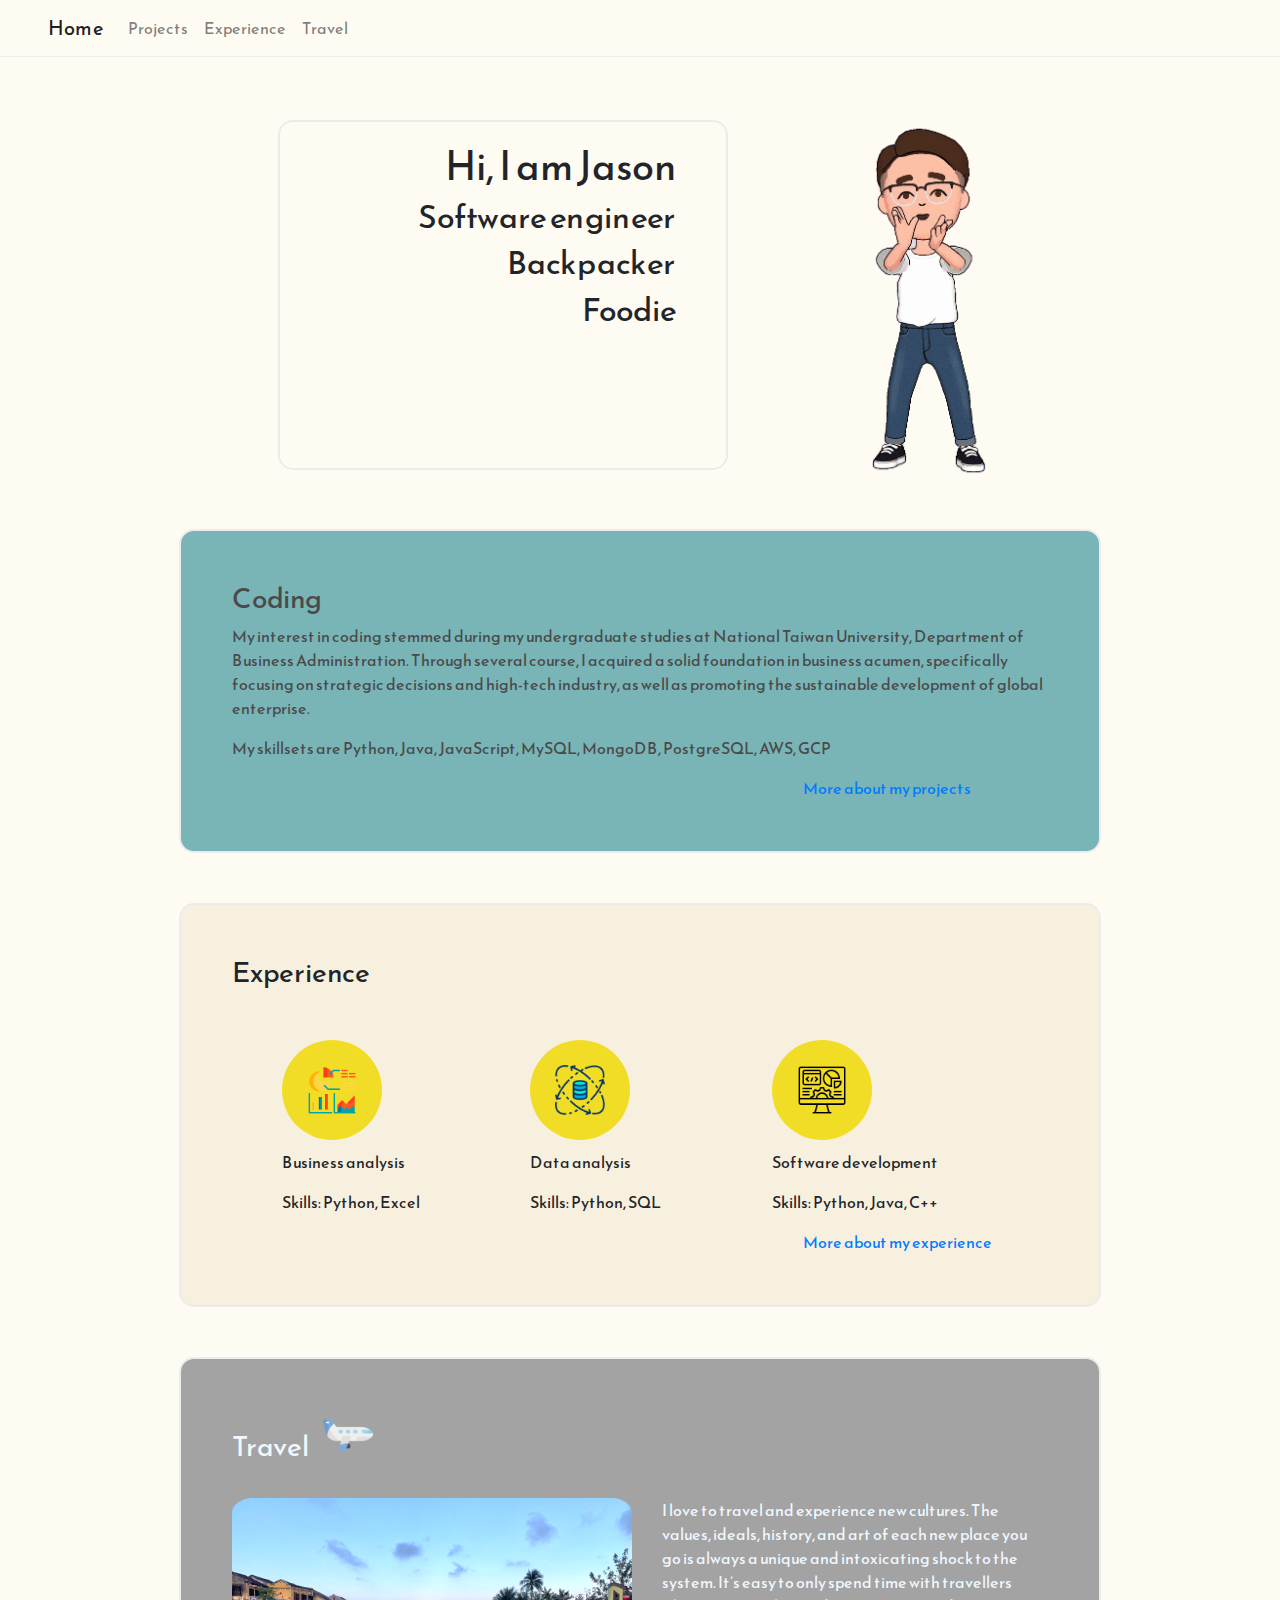
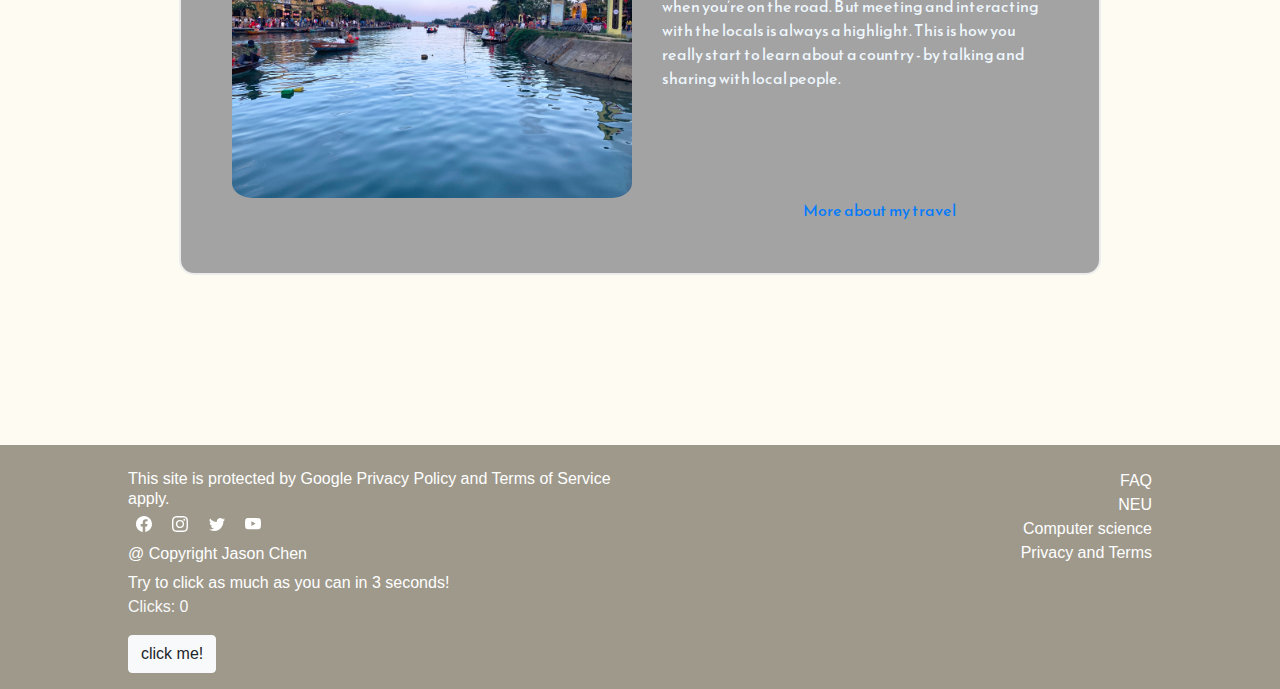
<file: index.html>
<!DOCTYPE html>
<html lang="en">
  <head>
    <meta charset="UTF-8" />
    <meta http-equiv="X-UA-Compatible" content="IE=edge" />
    <meta name="viewport" content="width=device-width, initial-scale=1.0" />
    <link rel="stylesheet" href="./styles/style.css" />
    <link
      href="https://fonts.googleapis.com/css2?family=Reem+Kufi+Ink&display=swap"
      rel="stylesheet"
    />
    <link
      rel="stylesheet"
      href="https://cdn.jsdelivr.net/npm/bootstrap@4.0.0/dist/css/bootstrap.min.css"
      integrity="sha384-Gn5384xqQ1aoWXA+058RXPxPg6fy4IWvTNh0E263XmFcJlSAwiGgFAW/dAiS6JXm"
      crossorigin="anonymous"
    />
    <title class="">Jason's personal site</title>
    <script src="./js/scripts.js"></script>
  </head>
  <body>
    <header class="header">
      <nav class="navbar navbar-expand-lg navbar-light pl-5">
        <a class="navbar-brand" href="index.html">Home</a>
        <button
          class="navbar-toggler"
          type="button"
          data-toggle="collapse"
          data-target="#navbarNav"
          aria-controls="navbarNav"
          aria-expanded="false"
          aria-label="Toggle navigation"
        >
          <span class="navbar-toggler-icon"></span>
        </button>
        <div class="collapse navbar-collapse" id="navbarNav">
          <ul class="navbar-nav">
            <li class="nav-item">
              <a class="nav-link" href="project.html"
                >Projects<span class="sr-only">(current)</span></a
              >
            </li>
            <li class="nav-item">
              <a class="nav-link" href="experience.html">Experience</a>
            </li>
            <li class="nav-item">
              <a class="nav-link" href="travel.html">Travel</a>
            </li>
            <!-- <li class="nav-item">
                  <a class="nav-link disabled" href="#">Disabled</a>
                </li> -->
          </ul>
        </div>
      </nav>
    </header>
    <section class="section">
      <div class="intro-container">
        <div class="intro">
          <h1>Hi, I am Jason</h1>
          <h2>Software engineer</h2>
          <h2>Backpacker</h2>
          <h2>Foodie</h2>
        </div>
        <img class="my-photo" src="./images/me.gif" alt="me" />
      </div>
      <div class="content1 content-border">
        <h3>Coding</h3>
        <p>
          My interest in coding stemmed during my undergraduate studies at
          National Taiwan University, Department of Business Administration.
          Through several course, I acquired a solid foundation in business
          acumen, specifically focusing on strategic decisions and high-tech
          industry, as well as promoting the sustainable development of global
          enterprise.
        </p>
        <p>
          My skillsets are Python, Java, JavaScript, MySQL, MongoDB, PostgreSQL,
          AWS, GCP
        </p>
        <a class="learn-more" href="project.html">More about my projects</a>
      </div>
      <div class="content2 content-border">
        <h3>Experience</h3>
        <div class="grid-container">
          <div class="grid-item">
            <div class="circle-icon">
              <img src="./images/analysis.png" alt="analysis">
            </div>
            <p>Business analysis</p>
            <p>Skills: Python, Excel</p>
          </div>
          <div class="grid-item">
            <div class="circle-icon">
              <img src="./images/data.png" alt="data">
            </div>
            <p>Data analysis</p>
            <p>Skills: Python, SQL</p>
          </div>
          <div class="grid-item">
            <div class="circle-icon">
              <img src="./images/software.png" alt="software">
            </div>
            <p>Software development</p>
            <p>Skills: Python, Java, C++</p>
          </div>
        </div>
        <a class="learn-more" href="experience.html">More about my experience
        </a>
      </div>
      <div class="content3 content-border">
        <h3>Travel
          <img
          class="airplane airplane-move"
          src="./images/airplane.png"
          alt="airplane"
        />
        </h3>
        <div class="trip-content">
          
        
        <img class="trip-photo" src="./images/vietnam.JPG" alt="vietnam">
        <p>I love to travel and experience new cultures. The values, ideals, history, and art of each new place you go is always a unique and intoxicating shock to the system.
          It’s easy to only spend time with travellers when you’re on the road. But meeting and interacting with the locals is always a highlight. This is how you really start to learn about a country - by talking and sharing with local people.
        </p>
      </div>
        <a class="learn-more" href="travel.html">More about my travel</a>
      </div>
    </section>


    <footer>
      <div class="footer">
        <div class="left-container">
          
          <h6>This site is protected by Google Privacy Policy and Terms of Service apply.</h6>
          <h6>
            <a href="https://www.facebook.com/">
              <svg xmlns="http://www.w3.org/2000/svg" width="16" height="16" fill="#ffffff" class="bi bi-facebook" viewBox="0 0 16 16">
                <path d="M16 8.049c0-4.446-3.582-8.05-8-8.05C3.58 0-.002 3.603-.002 8.05c0 4.017 2.926 7.347 6.75 7.951v-5.625h-2.03V8.05H6.75V6.275c0-2.017 1.195-3.131 3.022-3.131.876 0 1.791.157 1.791.157v1.98h-1.009c-.993 0-1.303.621-1.303 1.258v1.51h2.218l-.354 2.326H9.25V16c3.824-.604 6.75-3.934 6.75-7.951z" />
              </svg>
            </a>
            <a href="https://www.instagram.com/">
              <svg xmlns="http://www.w3.org/2000/svg" width="16" height="16" fill="#ffffff" class="bi bi-instagram" viewBox="0 0 16 16">
                <path d="M8 0C5.829 0 5.556.01 4.703.048 3.85.088 3.269.222 2.76.42a3.917 3.917 0 0 0-1.417.923A3.927 3.927 0 0 0 .42 2.76C.222 3.268.087 3.85.048 4.7.01 5.555 0 5.827 0 8.001c0 2.172.01 2.444.048 3.297.04.852.174 1.433.372 1.942.205.526.478.972.923 1.417.444.445.89.719 1.416.923.51.198 1.09.333 1.942.372C5.555 15.99 5.827 16 8 16s2.444-.01 3.298-.048c.851-.04 1.434-.174 1.943-.372a3.916 3.916 0 0 0 1.416-.923c.445-.445.718-.891.923-1.417.197-.509.332-1.09.372-1.942C15.99 10.445 16 10.173 16 8s-.01-2.445-.048-3.299c-.04-.851-.175-1.433-.372-1.941a3.926 3.926 0 0 0-.923-1.417A3.911 3.911 0 0 0 13.24.42c-.51-.198-1.092-.333-1.943-.372C10.443.01 10.172 0 7.998 0h.003zm-.717 1.442h.718c2.136 0 2.389.007 3.232.046.78.035 1.204.166 1.486.275.373.145.64.319.92.599.28.28.453.546.598.92.11.281.24.705.275 1.485.039.843.047 1.096.047 3.231s-.008 2.389-.047 3.232c-.035.78-.166 1.203-.275 1.485a2.47 2.47 0 0 1-.599.919c-.28.28-.546.453-.92.598-.28.11-.704.24-1.485.276-.843.038-1.096.047-3.232.047s-2.39-.009-3.233-.047c-.78-.036-1.203-.166-1.485-.276a2.478 2.478 0 0 1-.92-.598 2.48 2.48 0 0 1-.6-.92c-.109-.281-.24-.705-.275-1.485-.038-.843-.046-1.096-.046-3.233 0-2.136.008-2.388.046-3.231.036-.78.166-1.204.276-1.486.145-.373.319-.64.599-.92.28-.28.546-.453.92-.598.282-.11.705-.24 1.485-.276.738-.034 1.024-.044 2.515-.045v.002zm4.988 1.328a.96.96 0 1 0 0 1.92.96.96 0 0 0 0-1.92zm-4.27 1.122a4.109 4.109 0 1 0 0 8.217 4.109 4.109 0 0 0 0-8.217zm0 1.441a2.667 2.667 0 1 1 0 5.334 2.667 2.667 0 0 1 0-5.334z" />
              </svg>
            </a>
            <a href="https://twitter.com/">
              <svg xmlns="http://www.w3.org/2000/svg" width="16" height="16" fill="#ffffff" class="bi bi-twitter" viewBox="0 0 16 16">
                <path d="M5.026 15c6.038 0 9.341-5.003 9.341-9.334 0-.14 0-.282-.006-.422A6.685 6.685 0 0 0 16 3.542a6.658 6.658 0 0 1-1.889.518 3.301 3.301 0 0 0 1.447-1.817 6.533 6.533 0 0 1-2.087.793A3.286 3.286 0 0 0 7.875 6.03a9.325 9.325 0 0 1-6.767-3.429 3.289 3.289 0 0 0 1.018 4.382A3.323 3.323 0 0 1 .64 6.575v.045a3.288 3.288 0 0 0 2.632 3.218 3.203 3.203 0 0 1-.865.115 3.23 3.23 0 0 1-.614-.057 3.283 3.283 0 0 0 3.067 2.277A6.588 6.588 0 0 1 .78 13.58a6.32 6.32 0 0 1-.78-.045A9.344 9.344 0 0 0 5.026 15z" />
              </svg>
            </a>
            <a href="https://youtube.com/">
              <svg xmlns="http://www.w3.org/2000/svg" width="16" height="16" fill="#ffffff" class="bi bi-youtube" viewBox="0 0 16 16">
                <path d="M8.051 1.999h.089c.822.003 4.987.033 6.11.335a2.01 2.01 0 0 1 1.415 1.42c.101.38.172.883.22 1.402l.01.104.022.26.008.104c.065.914.073 1.77.074 1.957v.075c-.001.194-.01 1.108-.082 2.06l-.008.105-.009.104c-.05.572-.124 1.14-.235 1.558a2.007 2.007 0 0 1-1.415 1.42c-1.16.312-5.569.334-6.18.335h-.142c-.309 0-1.587-.006-2.927-.052l-.17-.006-.087-.004-.171-.007-.171-.007c-1.11-.049-2.167-.128-2.654-.26a2.007 2.007 0 0 1-1.415-1.419c-.111-.417-.185-.986-.235-1.558L.09 9.82l-.008-.104A31.4 31.4 0 0 1 0 7.68v-.123c.002-.215.01-.958.064-1.778l.007-.103.003-.052.008-.104.022-.26.01-.104c.048-.519.119-1.023.22-1.402a2.007 2.007 0 0 1 1.415-1.42c.487-.13 1.544-.21 2.654-.26l.17-.007.172-.006.086-.003.171-.007A99.788 99.788 0 0 1 7.858 2h.193zM6.4 5.209v4.818l4.157-2.408L6.4 5.209z" />
              </svg>
            </a>
          </h6>
          <h6>@ Copyright Jason Chen</h6>
          <span>Try to click as much as you can in 3 seconds! </span>
          <p>Clicks: <a id="clicks">0</a></p>
          <button type="button" class="btn btn-light" onClick="setTimeout(myFunction, 3000); counter();" >click me!</button>
        </div>
        <div class="right-container">
          <ul>
            <li><a href="/">FAQ</a></li>
            <li><a href="/">NEU</a></li>
            <li><a href="/">Computer science</a></li>
            <li><a href="">Privacy and Terms</a></li>
          </ul>
        </div>
      </div>
    </footer>
  </body>
</html>
</file>
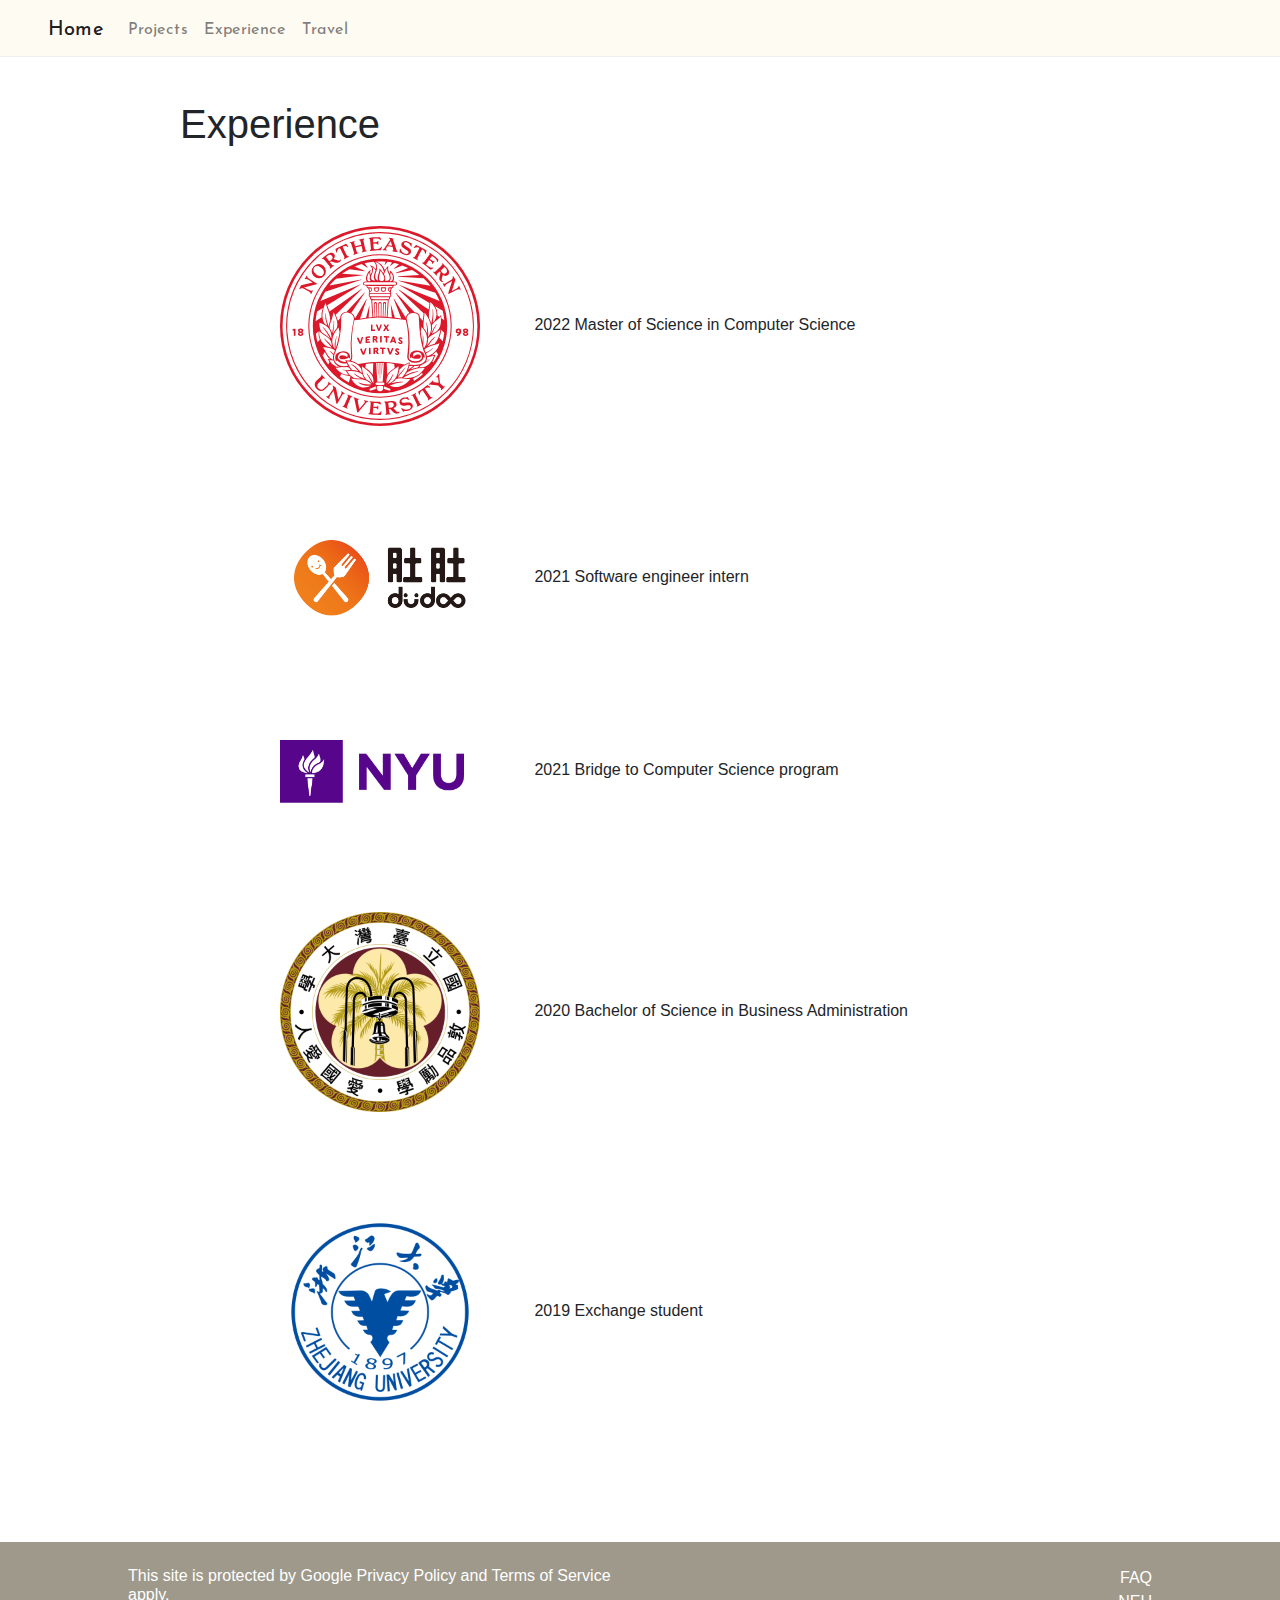
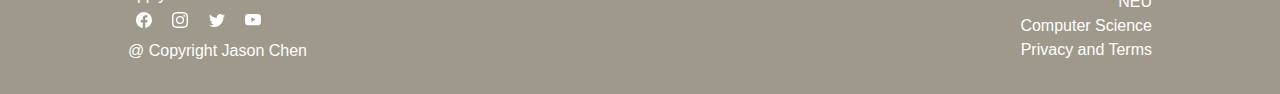
<file: experience.html>
<!DOCTYPE html>
<html lang="en">
  <head>
    <meta charset="UTF-8" />
    <meta http-equiv="X-UA-Compatible" content="IE=edge" />
    <meta name="viewport" content="width=device-width, initial-scale=1.0" />
    <link rel="stylesheet" href="./styles/style.css" />
    <link rel="stylesheet" href="./styles/experience.css">
    <link
      href="https://fonts.googleapis.com/css2?family=Reem+Kufi+Ink&display=swap"
      rel="stylesheet"
    />
    <link
      rel="stylesheet"
      href="https://cdn.jsdelivr.net/npm/bootstrap@4.0.0/dist/css/bootstrap.min.css"
      integrity="sha384-Gn5384xqQ1aoWXA+058RXPxPg6fy4IWvTNh0E263XmFcJlSAwiGgFAW/dAiS6JXm"
      crossorigin="anonymous"
    />
    <title class="">Jason's personal site</title>
  </head>
  <body>
    <header class="header">
      <nav class="navbar navbar-expand-lg navbar-light pl-5">
        <a class="navbar-brand" href="index.html">Home</a>
        <button
          class="navbar-toggler"
          type="button"
          data-toggle="collapse"
          data-target="#navbarNav"
          aria-controls="navbarNav"
          aria-expanded="false"
          aria-label="Toggle navigation"
        >
          <span class="navbar-toggler-icon"></span>
        </button>
        <div class="collapse navbar-collapse" id="navbarNav">
          <ul class="navbar-nav">
            <li class="nav-item">
              <a class="nav-link" href="project.html"
                >Projects<span class="sr-only">(current)</span></a
              >
            </li>
            <li class="nav-item">
              <a class="nav-link" href="experience.html">Experience</a>
            </li>
            <li class="nav-item">
              <a class="nav-link" href="travel.html">Travel</a>
            </li>
            <!-- <li class="nav-item">
                  <a class="nav-link disabled" href="#">Disabled</a>
                </li> -->
          </ul>
        </div>
      </nav>
    </header>
    <section>
      <div class="expe-content">
        <h1 class="expe-content-title">Experience</h1>
        <div class="content-box">
          <img src="./images/neu-logo.svg" alt="NEUlogo">
          <span>2022 Master of Science in Computer Science</span>
        </div>
        <div class="content-box">
          <img src="./images/dudoo_logo.png" alt="DUDUlogo">
          <span>2021 Software engineer intern</span>
        </div>
        <div class="content-box">
          <img src="./images/nyu_logo.png" alt="NYUlogo">
          <span>2021 Bridge to Computer Science program</span>
        </div>
        <div class="content-box">
          <img src="./images/NTU.png" alt="NTUlogo">
          <span>2020 Bachelor of Science in Business Administration</span>
        </div>
        <div class="content-box">
          <img src="./images/ZJU_logo.png" alt="ZJUlogo">
          <span>2019 Exchange student</span>
        </div>
      </div>
    </section>
    <footer>
      <div class="footer">
        <div class="left-container">
          <h6>
            This site is protected by Google Privacy Policy and Terms of Service
            apply.
          </h6>
          <h6>
            <a href="https://www.facebook.com/">
              <svg
                xmlns="http://www.w3.org/2000/svg"
                width="16"
                height="16"
                fill="#ffffff"
                class="bi bi-facebook"
                viewBox="0 0 16 16"
              >
                <path
                  d="M16 8.049c0-4.446-3.582-8.05-8-8.05C3.58 0-.002 3.603-.002 8.05c0 4.017 2.926 7.347 6.75 7.951v-5.625h-2.03V8.05H6.75V6.275c0-2.017 1.195-3.131 3.022-3.131.876 0 1.791.157 1.791.157v1.98h-1.009c-.993 0-1.303.621-1.303 1.258v1.51h2.218l-.354 2.326H9.25V16c3.824-.604 6.75-3.934 6.75-7.951z"
                />
              </svg>
            </a>
            <a href="https://www.instagram.com/">
              <svg
                xmlns="http://www.w3.org/2000/svg"
                width="16"
                height="16"
                fill="#ffffff"
                class="bi bi-instagram"
                viewBox="0 0 16 16"
              >
                <path
                  d="M8 0C5.829 0 5.556.01 4.703.048 3.85.088 3.269.222 2.76.42a3.917 3.917 0 0 0-1.417.923A3.927 3.927 0 0 0 .42 2.76C.222 3.268.087 3.85.048 4.7.01 5.555 0 5.827 0 8.001c0 2.172.01 2.444.048 3.297.04.852.174 1.433.372 1.942.205.526.478.972.923 1.417.444.445.89.719 1.416.923.51.198 1.09.333 1.942.372C5.555 15.99 5.827 16 8 16s2.444-.01 3.298-.048c.851-.04 1.434-.174 1.943-.372a3.916 3.916 0 0 0 1.416-.923c.445-.445.718-.891.923-1.417.197-.509.332-1.09.372-1.942C15.99 10.445 16 10.173 16 8s-.01-2.445-.048-3.299c-.04-.851-.175-1.433-.372-1.941a3.926 3.926 0 0 0-.923-1.417A3.911 3.911 0 0 0 13.24.42c-.51-.198-1.092-.333-1.943-.372C10.443.01 10.172 0 7.998 0h.003zm-.717 1.442h.718c2.136 0 2.389.007 3.232.046.78.035 1.204.166 1.486.275.373.145.64.319.92.599.28.28.453.546.598.92.11.281.24.705.275 1.485.039.843.047 1.096.047 3.231s-.008 2.389-.047 3.232c-.035.78-.166 1.203-.275 1.485a2.47 2.47 0 0 1-.599.919c-.28.28-.546.453-.92.598-.28.11-.704.24-1.485.276-.843.038-1.096.047-3.232.047s-2.39-.009-3.233-.047c-.78-.036-1.203-.166-1.485-.276a2.478 2.478 0 0 1-.92-.598 2.48 2.48 0 0 1-.6-.92c-.109-.281-.24-.705-.275-1.485-.038-.843-.046-1.096-.046-3.233 0-2.136.008-2.388.046-3.231.036-.78.166-1.204.276-1.486.145-.373.319-.64.599-.92.28-.28.546-.453.92-.598.282-.11.705-.24 1.485-.276.738-.034 1.024-.044 2.515-.045v.002zm4.988 1.328a.96.96 0 1 0 0 1.92.96.96 0 0 0 0-1.92zm-4.27 1.122a4.109 4.109 0 1 0 0 8.217 4.109 4.109 0 0 0 0-8.217zm0 1.441a2.667 2.667 0 1 1 0 5.334 2.667 2.667 0 0 1 0-5.334z"
                />
              </svg>
            </a>
            <a href="https://twitter.com/">
              <svg
                xmlns="http://www.w3.org/2000/svg"
                width="16"
                height="16"
                fill="#ffffff"
                class="bi bi-twitter"
                viewBox="0 0 16 16"
              >
                <path
                  d="M5.026 15c6.038 0 9.341-5.003 9.341-9.334 0-.14 0-.282-.006-.422A6.685 6.685 0 0 0 16 3.542a6.658 6.658 0 0 1-1.889.518 3.301 3.301 0 0 0 1.447-1.817 6.533 6.533 0 0 1-2.087.793A3.286 3.286 0 0 0 7.875 6.03a9.325 9.325 0 0 1-6.767-3.429 3.289 3.289 0 0 0 1.018 4.382A3.323 3.323 0 0 1 .64 6.575v.045a3.288 3.288 0 0 0 2.632 3.218 3.203 3.203 0 0 1-.865.115 3.23 3.23 0 0 1-.614-.057 3.283 3.283 0 0 0 3.067 2.277A6.588 6.588 0 0 1 .78 13.58a6.32 6.32 0 0 1-.78-.045A9.344 9.344 0 0 0 5.026 15z"
                />
              </svg>
            </a>
            <a href="https://youtube.com/">
              <svg
                xmlns="http://www.w3.org/2000/svg"
                width="16"
                height="16"
                fill="#ffffff"
                class="bi bi-youtube"
                viewBox="0 0 16 16"
              >
                <path
                  d="M8.051 1.999h.089c.822.003 4.987.033 6.11.335a2.01 2.01 0 0 1 1.415 1.42c.101.38.172.883.22 1.402l.01.104.022.26.008.104c.065.914.073 1.77.074 1.957v.075c-.001.194-.01 1.108-.082 2.06l-.008.105-.009.104c-.05.572-.124 1.14-.235 1.558a2.007 2.007 0 0 1-1.415 1.42c-1.16.312-5.569.334-6.18.335h-.142c-.309 0-1.587-.006-2.927-.052l-.17-.006-.087-.004-.171-.007-.171-.007c-1.11-.049-2.167-.128-2.654-.26a2.007 2.007 0 0 1-1.415-1.419c-.111-.417-.185-.986-.235-1.558L.09 9.82l-.008-.104A31.4 31.4 0 0 1 0 7.68v-.123c.002-.215.01-.958.064-1.778l.007-.103.003-.052.008-.104.022-.26.01-.104c.048-.519.119-1.023.22-1.402a2.007 2.007 0 0 1 1.415-1.42c.487-.13 1.544-.21 2.654-.26l.17-.007.172-.006.086-.003.171-.007A99.788 99.788 0 0 1 7.858 2h.193zM6.4 5.209v4.818l4.157-2.408L6.4 5.209z"
                />
              </svg>
            </a>
          </h6>
          <h6>@ Copyright Jason Chen</h6>
        </div>
        <div class="right-container">
          <ul>
            <li><a href="/">FAQ</a></li>
            <li><a href="/">NEU</a></li>
            <li><a href="/">Computer Science</a></li>
            <li><a href="">Privacy and Terms</a></li>
          </ul>
        </div>
      </div>
    </footer>
  </body>
  </html>
</file>
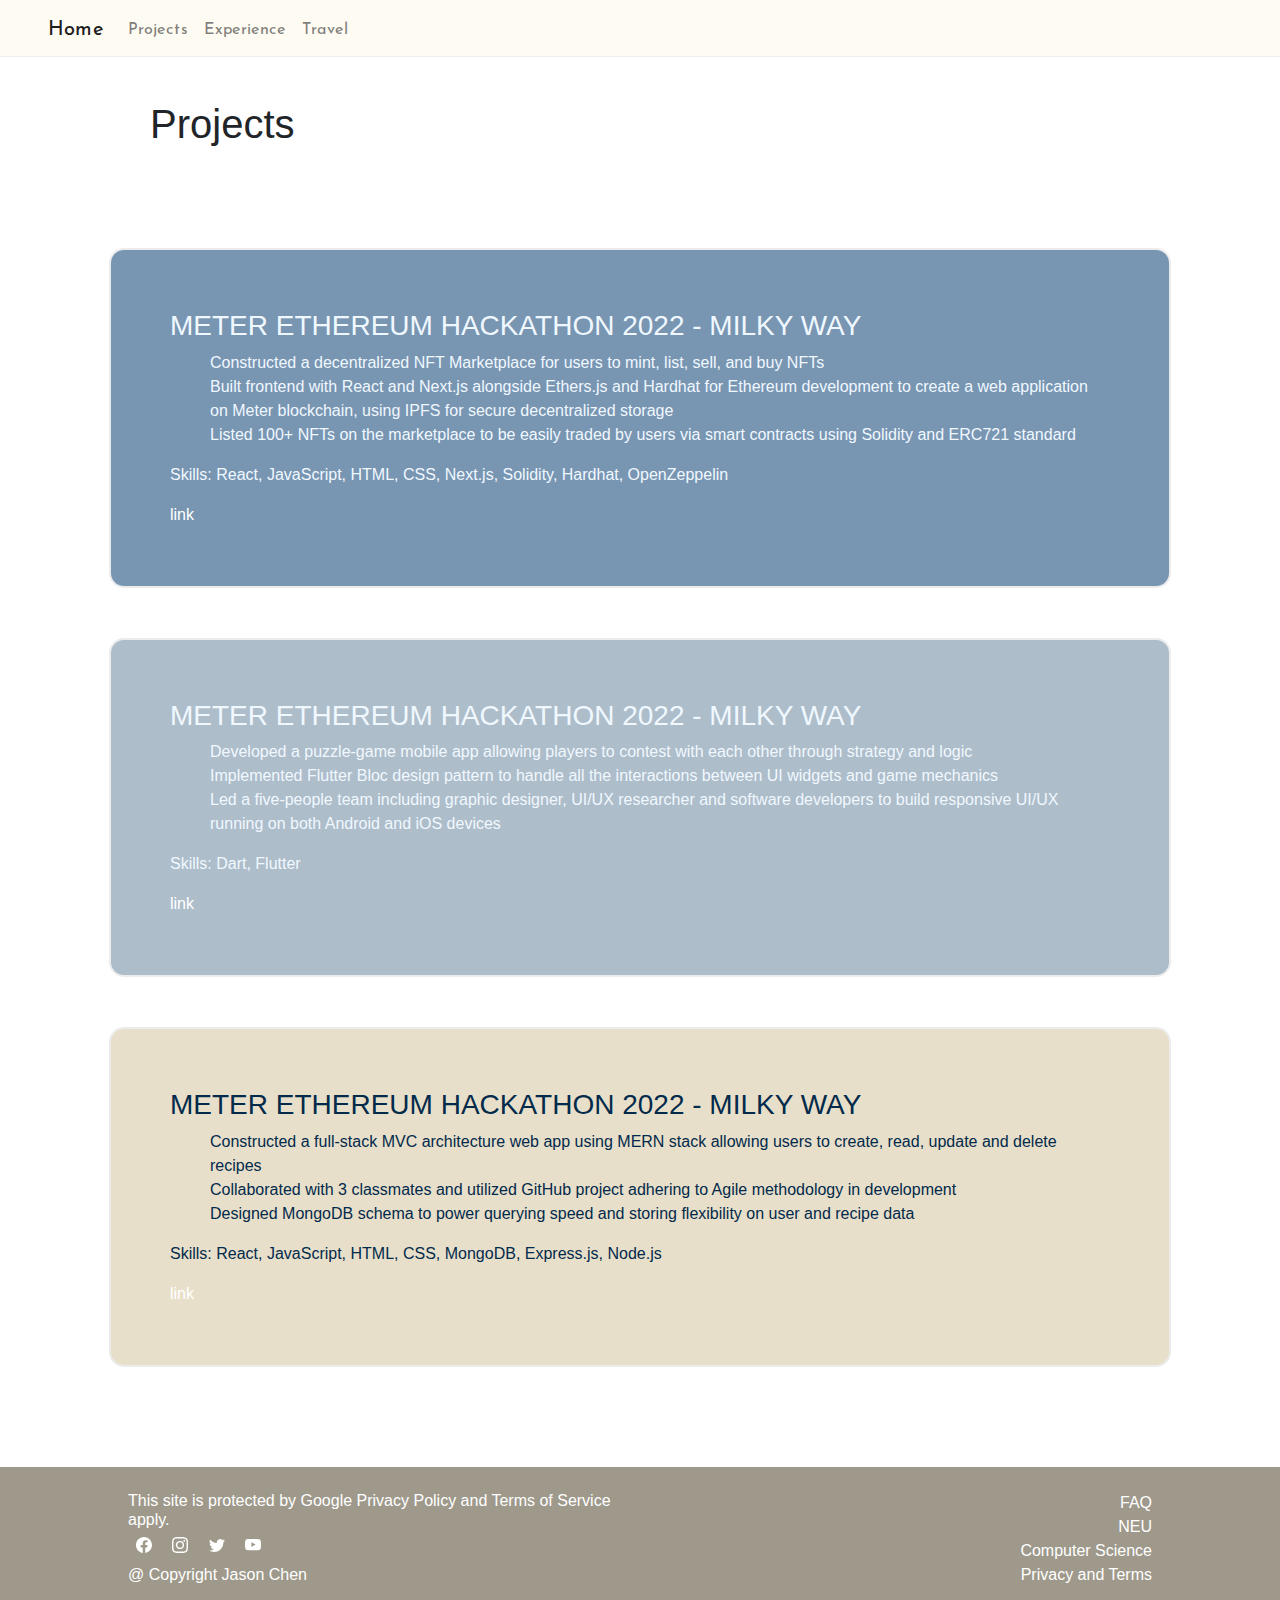
<file: project.html>
<!DOCTYPE html>
<html lang="en">
  <head>
    <meta charset="UTF-8" />
    <meta http-equiv="X-UA-Compatible" content="IE=edge" />
    <meta name="viewport" content="width=device-width, initial-scale=1.0" />
    <link rel="stylesheet" href="./styles/style.css" />
    <link rel="stylesheet" href="./styles/project.css" />
    <style> .projectLink{color: white;} </style>
    <link
      href="https://fonts.googleapis.com/css2?family=Reem+Kufi+Ink&display=swap"
      rel="stylesheet"
    />
    <link
      rel="stylesheet"
      href="https://cdn.jsdelivr.net/npm/bootstrap@4.0.0/dist/css/bootstrap.min.css"
      integrity="sha384-Gn5384xqQ1aoWXA+058RXPxPg6fy4IWvTNh0E263XmFcJlSAwiGgFAW/dAiS6JXm"
      crossorigin="anonymous"
    />
    <title class="">Jason's personal site</title>
  </head>
  <body>
    <header class="header">
      <nav class="navbar navbar-expand-lg navbar-light pl-5">
        <a class="navbar-brand" href="index.html">Home</a>
        <button
          class="navbar-toggler"
          type="button"
          data-toggle="collapse"
          data-target="#navbarNav"
          aria-controls="navbarNav"
          aria-expanded="false"
          aria-label="Toggle navigation"
        >
          <span class="nRavbar-toggler-icon"></span>
        </button>
        <div class="collapse navbar-collapse" id="navbarNav">
          <ul class="navbar-nav">
            <li class="nav-item">
              <a class="nav-link" href="project.html"
                >Projects<span class="sr-only">(current)</span></a
              >
            </li>
            <li class="nav-item">
              <a class="nav-link" href="experience.html">Experience</a>
            </li>
            <li class="nav-item">
              <a class="nav-link" href="travel.html">Travel</a>
            </li>
            <!-- <li class="nav-item">
                  <a class="nav-link disabled" href="#">Disabled</a>
                </li> -->
          </ul>
        </div>
      </nav>
    </header>
    <h1 class="project-title">Projects</h1>
    <section class="project-content">
      <div class="project1 content-border">
        <h3>METER ETHEREUM HACKATHON 2022 - MILKY WAY</h3>
        
        <ol class="project-list">
          <li>Constructed a decentralized NFT Marketplace for users to mint, list, sell, and buy NFTs</li>
          <li>Built frontend with React and Next.js alongside Ethers.js and Hardhat for Ethereum development to create a web application on
            Meter blockchain, using IPFS for secure decentralized storage</li>
            <li>Listed 100+ NFTs on the marketplace to be easily traded by users via smart contracts using Solidity and ERC721 standard</li>
        </ol>
        <p>Skills: React, JavaScript, HTML, CSS, Next.js, Solidity, Hardhat, OpenZeppelin
        </p>
        <a href="https://devpost.com/software/milky-way-g47qof" class="projectLink">link</a>
      </div>
      <div class="project2 content-border">
        <h3>METER ETHEREUM HACKATHON 2022 - MILKY WAY</h3>
        
        <ol class="project-list">
          <li>Developed a puzzle-game mobile app allowing players to contest with each other through strategy and logic</li>
          <li>Implemented Flutter Bloc design pattern to handle all the interactions between UI widgets and game mechanics</li>
            <li>Led a five-people team including graphic designer, UI/UX researcher and software developers to build responsive UI/UX running
              on both Android and iOS devices</li>
        </ol>
        <p>Skills: Dart, Flutter
        </p>
        <a href="https://devpost.com/software/the-pharaoh-s-room?ref_content=my-projects-tab&ref_feature=my_projects" class="projectLink">link</a>
      </div>
      <div class="project3 content-border">
        <h3>METER ETHEREUM HACKATHON 2022 - MILKY WAY</h3>
        
        <ol class="project-list">
          <li>Constructed a full-stack MVC architecture web app using MERN stack allowing users to create, read, update and delete recipes</li>
          <li>Collaborated with 3 classmates and utilized GitHub project adhering to Agile methodology in development</li>
            <li>Designed MongoDB schema to power querying speed and storing flexibility on user and recipe data</li>
        </ol>
        <p>Skills: React, JavaScript, HTML, CSS, MongoDB, Express.js, Node.js
        </p>
        <a href="https://github.com/Justin19960919/Recipeee" class="projectLink">link</a>
      </div>
    </section>
    
  
  <footer>
    <div class="footer">
      <div class="left-container">
        <h6>
          This site is protected by Google Privacy Policy and Terms of Service
          apply.
        </h6>
        <h6>
          <a href="https://www.facebook.com/">
            <svg
              xmlns="http://www.w3.org/2000/svg"
              width="16"
              height="16"
              fill="#ffffff"
              class="bi bi-facebook"
              viewBox="0 0 16 16"
            >
              <path
                d="M16 8.049c0-4.446-3.582-8.05-8-8.05C3.58 0-.002 3.603-.002 8.05c0 4.017 2.926 7.347 6.75 7.951v-5.625h-2.03V8.05H6.75V6.275c0-2.017 1.195-3.131 3.022-3.131.876 0 1.791.157 1.791.157v1.98h-1.009c-.993 0-1.303.621-1.303 1.258v1.51h2.218l-.354 2.326H9.25V16c3.824-.604 6.75-3.934 6.75-7.951z"
              />
            </svg>
          </a>
          <a href="https://www.instagram.com/">
            <svg
              xmlns="http://www.w3.org/2000/svg"
              width="16"
              height="16"
              fill="#ffffff"
              class="bi bi-instagram"
              viewBox="0 0 16 16"
            >
              <path
                d="M8 0C5.829 0 5.556.01 4.703.048 3.85.088 3.269.222 2.76.42a3.917 3.917 0 0 0-1.417.923A3.927 3.927 0 0 0 .42 2.76C.222 3.268.087 3.85.048 4.7.01 5.555 0 5.827 0 8.001c0 2.172.01 2.444.048 3.297.04.852.174 1.433.372 1.942.205.526.478.972.923 1.417.444.445.89.719 1.416.923.51.198 1.09.333 1.942.372C5.555 15.99 5.827 16 8 16s2.444-.01 3.298-.048c.851-.04 1.434-.174 1.943-.372a3.916 3.916 0 0 0 1.416-.923c.445-.445.718-.891.923-1.417.197-.509.332-1.09.372-1.942C15.99 10.445 16 10.173 16 8s-.01-2.445-.048-3.299c-.04-.851-.175-1.433-.372-1.941a3.926 3.926 0 0 0-.923-1.417A3.911 3.911 0 0 0 13.24.42c-.51-.198-1.092-.333-1.943-.372C10.443.01 10.172 0 7.998 0h.003zm-.717 1.442h.718c2.136 0 2.389.007 3.232.046.78.035 1.204.166 1.486.275.373.145.64.319.92.599.28.28.453.546.598.92.11.281.24.705.275 1.485.039.843.047 1.096.047 3.231s-.008 2.389-.047 3.232c-.035.78-.166 1.203-.275 1.485a2.47 2.47 0 0 1-.599.919c-.28.28-.546.453-.92.598-.28.11-.704.24-1.485.276-.843.038-1.096.047-3.232.047s-2.39-.009-3.233-.047c-.78-.036-1.203-.166-1.485-.276a2.478 2.478 0 0 1-.92-.598 2.48 2.48 0 0 1-.6-.92c-.109-.281-.24-.705-.275-1.485-.038-.843-.046-1.096-.046-3.233 0-2.136.008-2.388.046-3.231.036-.78.166-1.204.276-1.486.145-.373.319-.64.599-.92.28-.28.546-.453.92-.598.282-.11.705-.24 1.485-.276.738-.034 1.024-.044 2.515-.045v.002zm4.988 1.328a.96.96 0 1 0 0 1.92.96.96 0 0 0 0-1.92zm-4.27 1.122a4.109 4.109 0 1 0 0 8.217 4.109 4.109 0 0 0 0-8.217zm0 1.441a2.667 2.667 0 1 1 0 5.334 2.667 2.667 0 0 1 0-5.334z"
              />
            </svg>
          </a>
          <a href="https://twitter.com/">
            <svg
              xmlns="http://www.w3.org/2000/svg"
              width="16"
              height="16"
              fill="#ffffff"
              class="bi bi-twitter"
              viewBox="0 0 16 16"
            >
              <path
                d="M5.026 15c6.038 0 9.341-5.003 9.341-9.334 0-.14 0-.282-.006-.422A6.685 6.685 0 0 0 16 3.542a6.658 6.658 0 0 1-1.889.518 3.301 3.301 0 0 0 1.447-1.817 6.533 6.533 0 0 1-2.087.793A3.286 3.286 0 0 0 7.875 6.03a9.325 9.325 0 0 1-6.767-3.429 3.289 3.289 0 0 0 1.018 4.382A3.323 3.323 0 0 1 .64 6.575v.045a3.288 3.288 0 0 0 2.632 3.218 3.203 3.203 0 0 1-.865.115 3.23 3.23 0 0 1-.614-.057 3.283 3.283 0 0 0 3.067 2.277A6.588 6.588 0 0 1 .78 13.58a6.32 6.32 0 0 1-.78-.045A9.344 9.344 0 0 0 5.026 15z"
              />
            </svg>
          </a>
          <a href="https://youtube.com/">
            <svg
              xmlns="http://www.w3.org/2000/svg"
              width="16"
              height="16"
              fill="#ffffff"
              class="bi bi-youtube"
              viewBox="0 0 16 16"
            >
              <path
                d="M8.051 1.999h.089c.822.003 4.987.033 6.11.335a2.01 2.01 0 0 1 1.415 1.42c.101.38.172.883.22 1.402l.01.104.022.26.008.104c.065.914.073 1.77.074 1.957v.075c-.001.194-.01 1.108-.082 2.06l-.008.105-.009.104c-.05.572-.124 1.14-.235 1.558a2.007 2.007 0 0 1-1.415 1.42c-1.16.312-5.569.334-6.18.335h-.142c-.309 0-1.587-.006-2.927-.052l-.17-.006-.087-.004-.171-.007-.171-.007c-1.11-.049-2.167-.128-2.654-.26a2.007 2.007 0 0 1-1.415-1.419c-.111-.417-.185-.986-.235-1.558L.09 9.82l-.008-.104A31.4 31.4 0 0 1 0 7.68v-.123c.002-.215.01-.958.064-1.778l.007-.103.003-.052.008-.104.022-.26.01-.104c.048-.519.119-1.023.22-1.402a2.007 2.007 0 0 1 1.415-1.42c.487-.13 1.544-.21 2.654-.26l.17-.007.172-.006.086-.003.171-.007A99.788 99.788 0 0 1 7.858 2h.193zM6.4 5.209v4.818l4.157-2.408L6.4 5.209z"
              />
            </svg>
          </a>
        </h6>
        <h6>@ Copyright Jason Chen</h6>
      </div>
      <div class="right-container">
        <ul>
          <li><a href="/">FAQ</a></li>
          <li><a href="/">NEU</a></li>
          <li><a href="/">Computer Science</a></li>
          <li><a href="">Privacy and Terms</a></li>
        </ul>
      </div>
    </div>
  </footer>
</body>
</html>
</file>
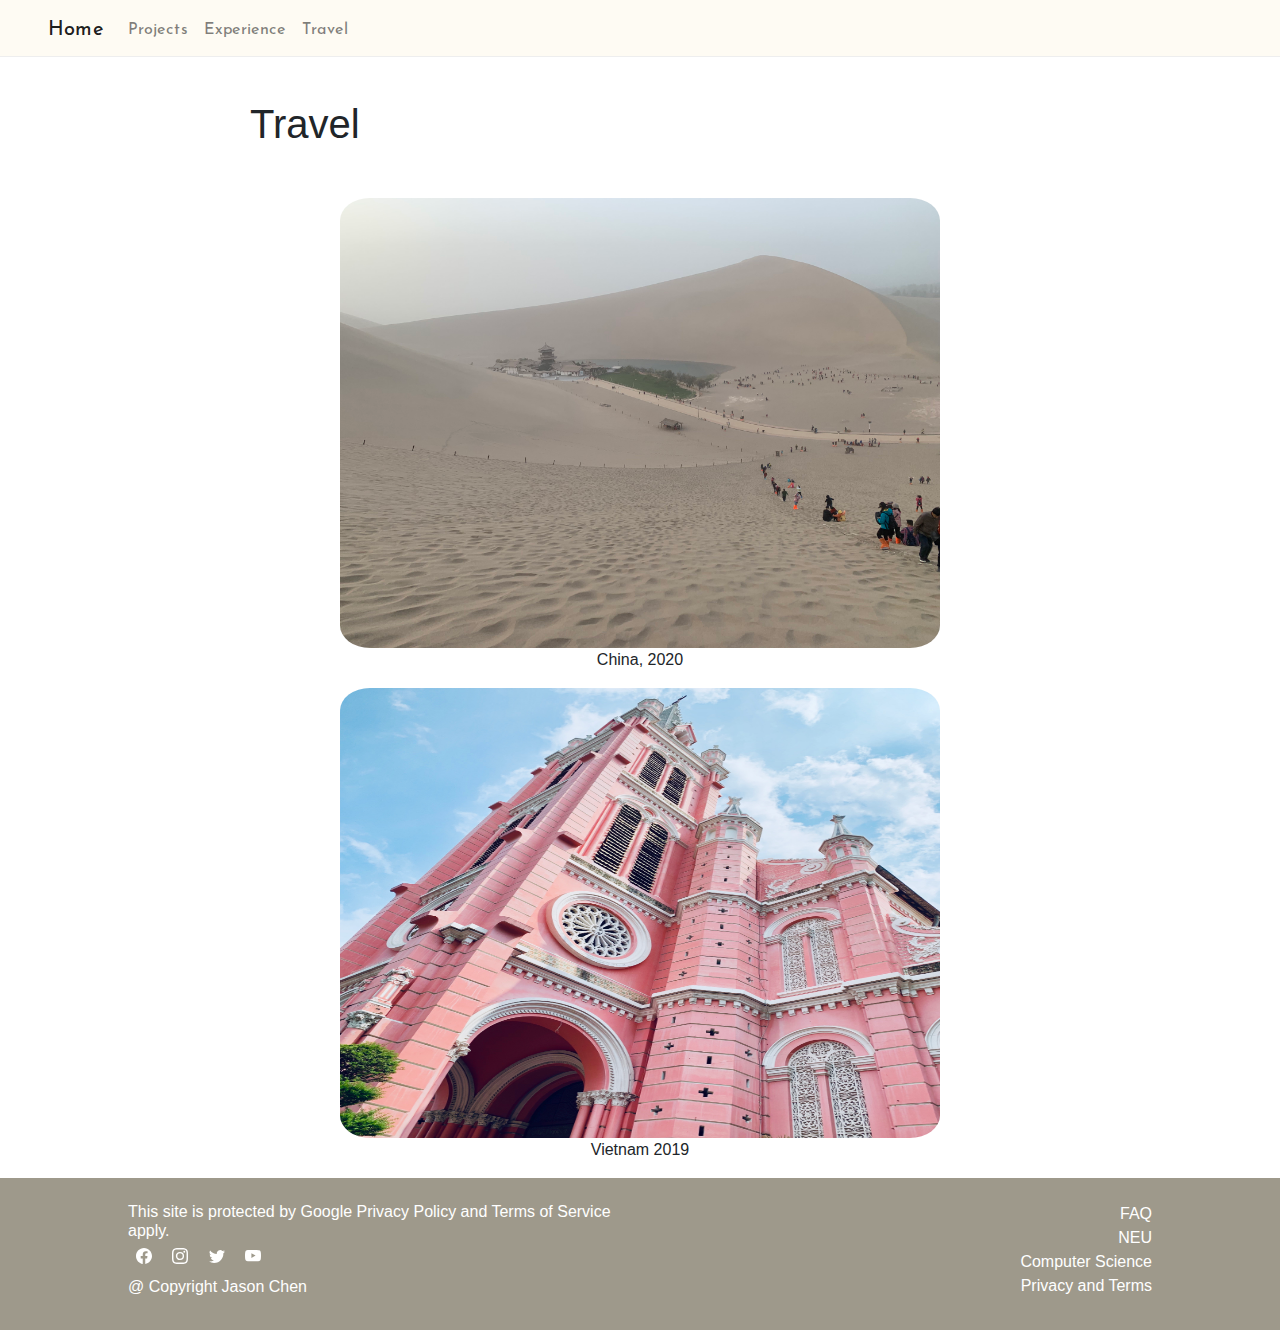
<file: travel.html>
<!DOCTYPE html>
<html lang="en">
  <head>
    <meta charset="UTF-8" />
    <meta http-equiv="X-UA-Compatible" content="IE=edge" />
    <meta name="viewport" content="width=device-width, initial-scale=1.0" />
    <link rel="stylesheet" href="./styles/style.css" />
    <link rel="stylesheet" href="./styles/travel.css">
    <link
      href="https://fonts.googleapis.com/css2?family=Reem+Kufi+Ink&display=swap"
      rel="stylesheet"
    />
    <link
      rel="stylesheet"
      href="https://cdn.jsdelivr.net/npm/bootstrap@4.0.0/dist/css/bootstrap.min.css"
      integrity="sha384-Gn5384xqQ1aoWXA+058RXPxPg6fy4IWvTNh0E263XmFcJlSAwiGgFAW/dAiS6JXm"
      crossorigin="anonymous"
    />
    <title class="">Jason's personal site</title>
  </head>
  <body>
    <header class="header">
      <nav class="navbar navbar-expand-lg navbar-light pl-5">
        <a class="navbar-brand" href="index.html">Home</a>
        <button
          class="navbar-toggler"
          type="button"
          data-toggle="collapse"
          data-target="#navbarNav"
          aria-controls="navbarNav"
          aria-expanded="false"
          aria-label="Toggle navigation"
        >
          <span class="navbar-toggler-icon"></span>
        </button>
        <div class="collapse navbar-collapse" id="navbarNav">
          <ul class="navbar-nav">
            <li class="nav-item">
              <a class="nav-link" href="project.html"
                >Projects<span class="sr-only">(current)</span></a
              >
            </li>
            <li class="nav-item">
              <a class="nav-link" href="experience.html">Experience</a>
            </li>
            <li class="nav-item">
              <a class="nav-link" href="travel.html">Travel</a>
            </li>
            <!-- <li class="nav-item">
                  <a class="nav-link disabled" href="#">Disabled</a>
                </li> -->
          </ul>
        </div>
      </nav>
    </header>
    <section>
      <div class="travel-content">

      <h1 class="travel-title">Travel</h1>
      <img src="./images/china2.jpg" alt="china">
      <p>China, 2020</p>
      <img src="./images/viet.jpg" alt="vietnam">
      <p>Vietnam 2019</p>
    </div>
    </section>
    <footer>
      <div class="footer">
        <div class="left-container">
          <h6>
            This site is protected by Google Privacy Policy and Terms of Service
            apply.
          </h6>
          <h6>
            <a href="https://www.facebook.com/">
              <svg
                xmlns="http://www.w3.org/2000/svg"
                width="16"
                height="16"
                fill="#ffffff"
                class="bi bi-facebook"
                viewBox="0 0 16 16"
              >
                <path
                  d="M16 8.049c0-4.446-3.582-8.05-8-8.05C3.58 0-.002 3.603-.002 8.05c0 4.017 2.926 7.347 6.75 7.951v-5.625h-2.03V8.05H6.75V6.275c0-2.017 1.195-3.131 3.022-3.131.876 0 1.791.157 1.791.157v1.98h-1.009c-.993 0-1.303.621-1.303 1.258v1.51h2.218l-.354 2.326H9.25V16c3.824-.604 6.75-3.934 6.75-7.951z"
                />
              </svg>
            </a>
            <a href="https://www.instagram.com/">
              <svg
                xmlns="http://www.w3.org/2000/svg"
                width="16"
                height="16"
                fill="#ffffff"
                class="bi bi-instagram"
                viewBox="0 0 16 16"
              >
                <path
                  d="M8 0C5.829 0 5.556.01 4.703.048 3.85.088 3.269.222 2.76.42a3.917 3.917 0 0 0-1.417.923A3.927 3.927 0 0 0 .42 2.76C.222 3.268.087 3.85.048 4.7.01 5.555 0 5.827 0 8.001c0 2.172.01 2.444.048 3.297.04.852.174 1.433.372 1.942.205.526.478.972.923 1.417.444.445.89.719 1.416.923.51.198 1.09.333 1.942.372C5.555 15.99 5.827 16 8 16s2.444-.01 3.298-.048c.851-.04 1.434-.174 1.943-.372a3.916 3.916 0 0 0 1.416-.923c.445-.445.718-.891.923-1.417.197-.509.332-1.09.372-1.942C15.99 10.445 16 10.173 16 8s-.01-2.445-.048-3.299c-.04-.851-.175-1.433-.372-1.941a3.926 3.926 0 0 0-.923-1.417A3.911 3.911 0 0 0 13.24.42c-.51-.198-1.092-.333-1.943-.372C10.443.01 10.172 0 7.998 0h.003zm-.717 1.442h.718c2.136 0 2.389.007 3.232.046.78.035 1.204.166 1.486.275.373.145.64.319.92.599.28.28.453.546.598.92.11.281.24.705.275 1.485.039.843.047 1.096.047 3.231s-.008 2.389-.047 3.232c-.035.78-.166 1.203-.275 1.485a2.47 2.47 0 0 1-.599.919c-.28.28-.546.453-.92.598-.28.11-.704.24-1.485.276-.843.038-1.096.047-3.232.047s-2.39-.009-3.233-.047c-.78-.036-1.203-.166-1.485-.276a2.478 2.478 0 0 1-.92-.598 2.48 2.48 0 0 1-.6-.92c-.109-.281-.24-.705-.275-1.485-.038-.843-.046-1.096-.046-3.233 0-2.136.008-2.388.046-3.231.036-.78.166-1.204.276-1.486.145-.373.319-.64.599-.92.28-.28.546-.453.92-.598.282-.11.705-.24 1.485-.276.738-.034 1.024-.044 2.515-.045v.002zm4.988 1.328a.96.96 0 1 0 0 1.92.96.96 0 0 0 0-1.92zm-4.27 1.122a4.109 4.109 0 1 0 0 8.217 4.109 4.109 0 0 0 0-8.217zm0 1.441a2.667 2.667 0 1 1 0 5.334 2.667 2.667 0 0 1 0-5.334z"
                />
              </svg>
            </a>
            <a href="https://twitter.com/">
              <svg
                xmlns="http://www.w3.org/2000/svg"
                width="16"
                height="16"
                fill="#ffffff"
                class="bi bi-twitter"
                viewBox="0 0 16 16"
              >
                <path
                  d="M5.026 15c6.038 0 9.341-5.003 9.341-9.334 0-.14 0-.282-.006-.422A6.685 6.685 0 0 0 16 3.542a6.658 6.658 0 0 1-1.889.518 3.301 3.301 0 0 0 1.447-1.817 6.533 6.533 0 0 1-2.087.793A3.286 3.286 0 0 0 7.875 6.03a9.325 9.325 0 0 1-6.767-3.429 3.289 3.289 0 0 0 1.018 4.382A3.323 3.323 0 0 1 .64 6.575v.045a3.288 3.288 0 0 0 2.632 3.218 3.203 3.203 0 0 1-.865.115 3.23 3.23 0 0 1-.614-.057 3.283 3.283 0 0 0 3.067 2.277A6.588 6.588 0 0 1 .78 13.58a6.32 6.32 0 0 1-.78-.045A9.344 9.344 0 0 0 5.026 15z"
                />
              </svg>
            </a>
            <a href="https://youtube.com/">
              <svg
                xmlns="http://www.w3.org/2000/svg"
                width="16"
                height="16"
                fill="#ffffff"
                class="bi bi-youtube"
                viewBox="0 0 16 16"
              >
                <path
                  d="M8.051 1.999h.089c.822.003 4.987.033 6.11.335a2.01 2.01 0 0 1 1.415 1.42c.101.38.172.883.22 1.402l.01.104.022.26.008.104c.065.914.073 1.77.074 1.957v.075c-.001.194-.01 1.108-.082 2.06l-.008.105-.009.104c-.05.572-.124 1.14-.235 1.558a2.007 2.007 0 0 1-1.415 1.42c-1.16.312-5.569.334-6.18.335h-.142c-.309 0-1.587-.006-2.927-.052l-.17-.006-.087-.004-.171-.007-.171-.007c-1.11-.049-2.167-.128-2.654-.26a2.007 2.007 0 0 1-1.415-1.419c-.111-.417-.185-.986-.235-1.558L.09 9.82l-.008-.104A31.4 31.4 0 0 1 0 7.68v-.123c.002-.215.01-.958.064-1.778l.007-.103.003-.052.008-.104.022-.26.01-.104c.048-.519.119-1.023.22-1.402a2.007 2.007 0 0 1 1.415-1.42c.487-.13 1.544-.21 2.654-.26l.17-.007.172-.006.086-.003.171-.007A99.788 99.788 0 0 1 7.858 2h.193zM6.4 5.209v4.818l4.157-2.408L6.4 5.209z"
                />
              </svg>
            </a>
          </h6>
          <h6>@ Copyright Jason Chen</h6>
        </div>
        <div class="right-container">
          <ul>
            <li><a href="/">FAQ</a></li>
            <li><a href="/">NEU</a></li>
            <li><a href="/">Computer Science</a></li>
            <li><a href="">Privacy and Terms</a></li>
          </ul>
        </div>
      </div>
    </footer>
  </body>
  </html>
</file>
<file: styles/style.css>
body {
    font-family: 'Reem Kufi Ink', sans-serif;
}

.header {
    background-color: #FEFBF3;
    border-bottom: 0.5px groove;
    position: fixed;
    top: 0;
    width: 100%;
    font-family: 'Reem Kufi Ink', sans-serif;
}

.section {
    padding: 120px 10%;
    background-color: #FEFBF3;
    font-family: 'Reem Kufi Ink', sans-serif;
}

.intro-container {
    display: flex;
    margin: 0 auto;
}

.intro {
    height: 350px;
    width: 450px;
    margin-left: 150px;
    padding: 20px 50px;
    border: 2px solid rgb(236, 236, 236);
    border-radius: 15px;
}

.my-photo {
    height: auto;
    width: 200px;
    margin-left: 100px;
}

.intro h1,
h2 {
    text-align: right;
}

.content-border {
    border: 2px solid rgb(236, 236, 236);
    border-radius: 15px;
    margin-bottom: 50px;
    width: 90%;
    height: auto;
    margin: 50px auto;
    padding: 5%;
}

.learn-more {
    margin-left: 70%;
}

.content1 {
    background-color: #79B4B7;
    color: #4a4a4a;
    /* font-size: 20px; */
}

.content2 {
    background-color: #F8F0DF;
}

.grid-container {
    display: grid;
    grid-template-columns: auto auto auto;
    margin: 50px 0 0 50px;

}

.grid-item {
    /* width: ; */
    height: auto;
    align-items: center;
}

.grid-item p {
    align-items: center;
}

.circle-icon {
    border-radius: 100%;
    width: 100px;
    height: 100px;
    margin-bottom: 10px;
    background-color: rgb(242, 221, 38);
    padding: 25px;
}

.circle-icon img {
    width: 50px;
    height: 50px;
}

.content3 {
    background-color: #a3a3a3;
    color: aliceblue;
}

.content-border:hover {
    transform: translateY(-10px);
    box-shadow: rgba(0, 0, 0, 0.35) 0px 5px 15px;
}

.airplane {
    width: 50px;
    height: 50px;
    margin-bottom: 30px;
    margin-left: 10px;
}

.content-border:hover .airplane-move {
    position: relative;
    animation-name: airplane;
    animation-duration: 5s;
    animation-timing-function: linear;
}

.trip-content {
    display: flex;
}

.trip-photo {
    width: 400px;
    height: auto;
    border-radius: 5%;
    margin-right: 30px;
}

@keyframes airplane {
    0% {
        left: 0px;
        top: 0px;
    }

    25% {
        left: 150px;
        top: 20px;
    }

    50% {
        left: 300px;
        top: -20px;
    }

    75% {
        left: 450px;
        top: 20px;
    }

    100% {
        left: 600px;
        top: -20px;
    }
}

.footer {
    background-color: #9e998b;
    color: #f8f8f8;
    padding: 24px 10% 16px 10%;
    display: grid;
    grid-template-columns: 1fr 1fr;
    grid-template-areas: "left right";
    margin-top: auto;
    height: auto;
}

.left-container {
    grid-area: left;
}

.left-container span {
    color: #ffffff;
}

.left-container h6 {
    color: #ffffff;
}

.right-container {
    grid-area: right;
}

svg {
    margin: 0 8px;
}

.right-container ul,
li {
    list-style-type: none;
    text-align: right;
}

.right-container li a {
    color: #ffffff;
    text-decoration: none;
}

.right-container li a:hover {
    color: #e7e7e7;
}

.right-container ul,
li {
    text-align: right;
}
</file>
<file: styles/experience.css>
.expe-content{
    padding: 80px;
}
.expe-content-title{
    padding: 20px 100px;
}
.content-box{
    display: flexbox;
    flex-direction: row;
    padding: 50px 200px;
    margin: auto;
}
.content-box img{
    display: flexbox;
    width: 200px;
    height: autos;
}
.content-box span{
    justify-content: center;
    margin-left: 50px;
}
</file>
<file: styles/project.css>
.project-title{
    margin: 100px 0 0 150px;
}
.project-content{
    padding: 50px;
}
.project1{
    background-color: #7895B2;
    color: aliceblue;
}
.project2{
    background-color: #AEBDCA;
    color: aliceblue;
}
.project3{
    background-color: #E8DFCA;
    color: rgb(2, 42, 74);
}
.project-list li{
    text-align: left;
}
</file>
<file: styles/travel.css>
.travel-content{
    /* align-items: center; */
    margin-top: 100px;
}
.travel-content img{
    border-radius: 5%;
    width: 600px;
    height: 450px;
    display: block;
  margin-left: auto;
  margin-right: auto;
}
.travel-content p{
    text-align: center;
}
.travel-title{
    margin: 100px 0 50px 250px;
}
</file>
